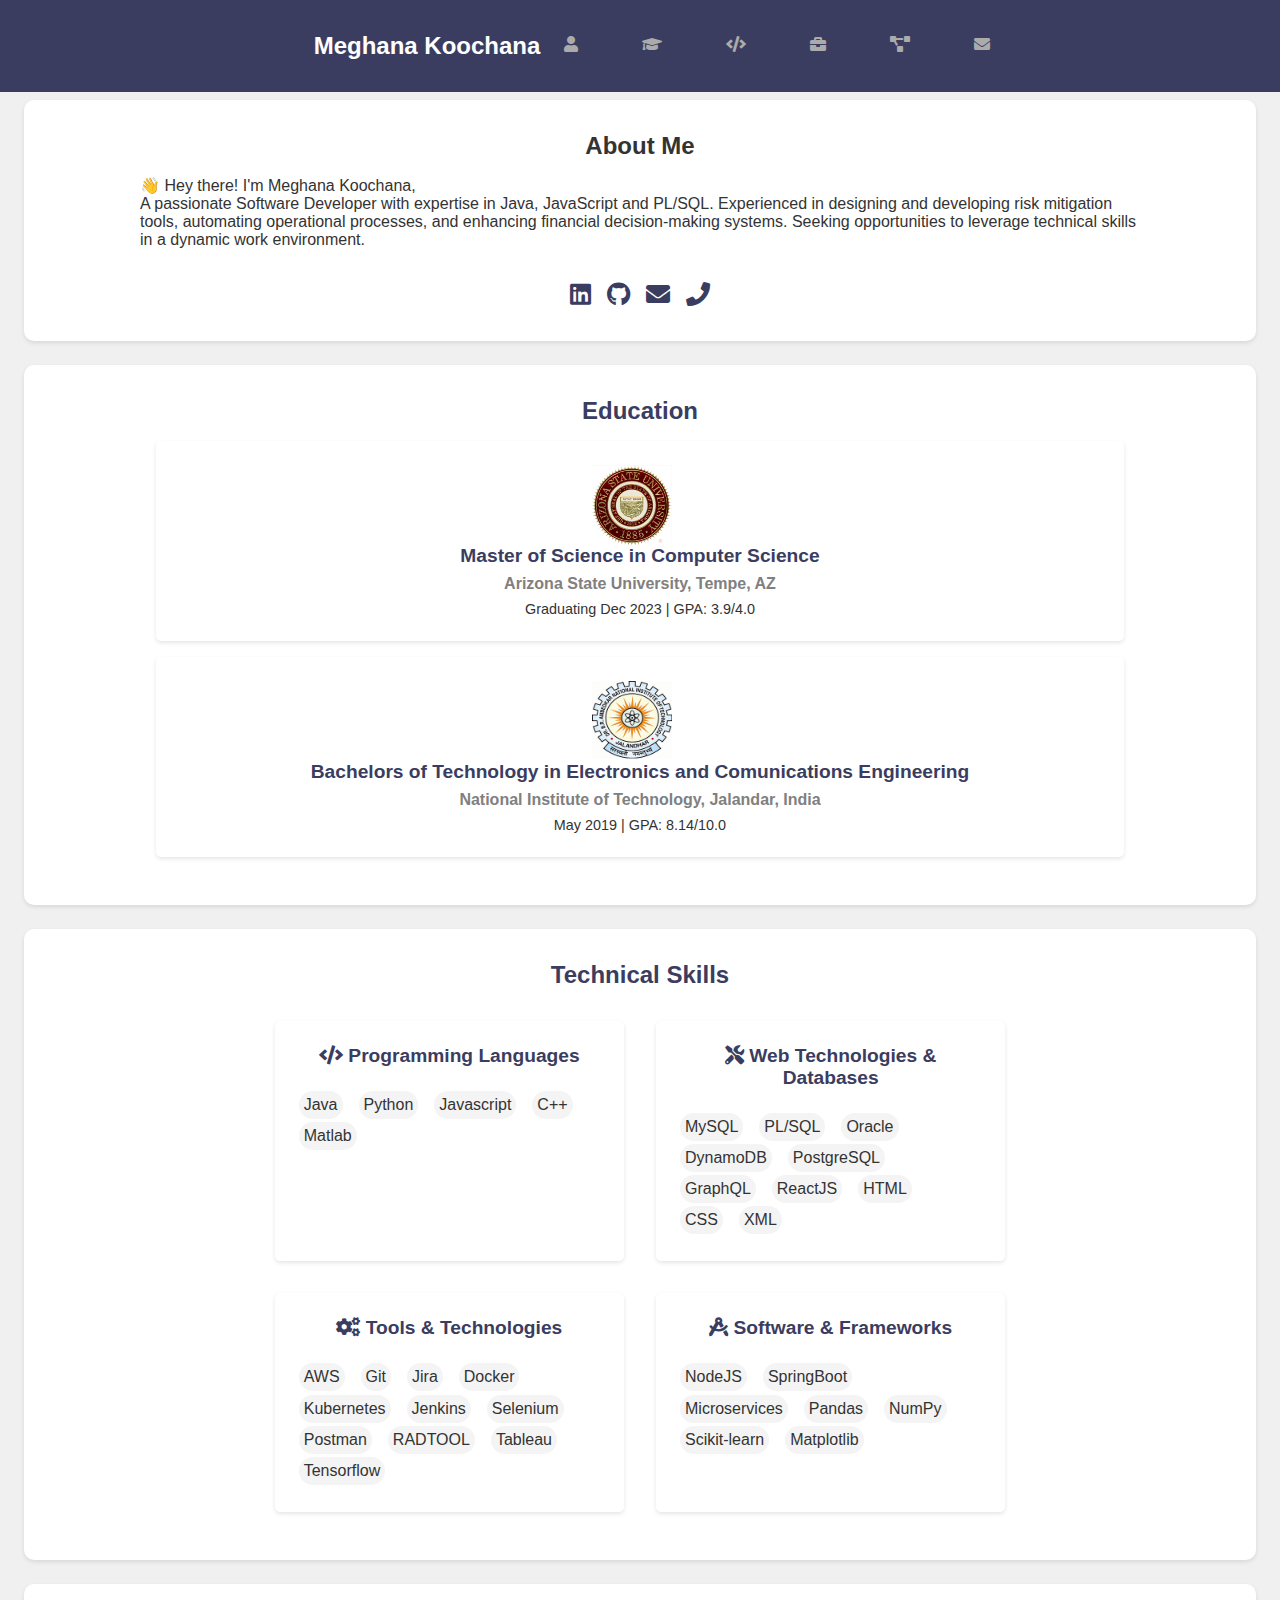
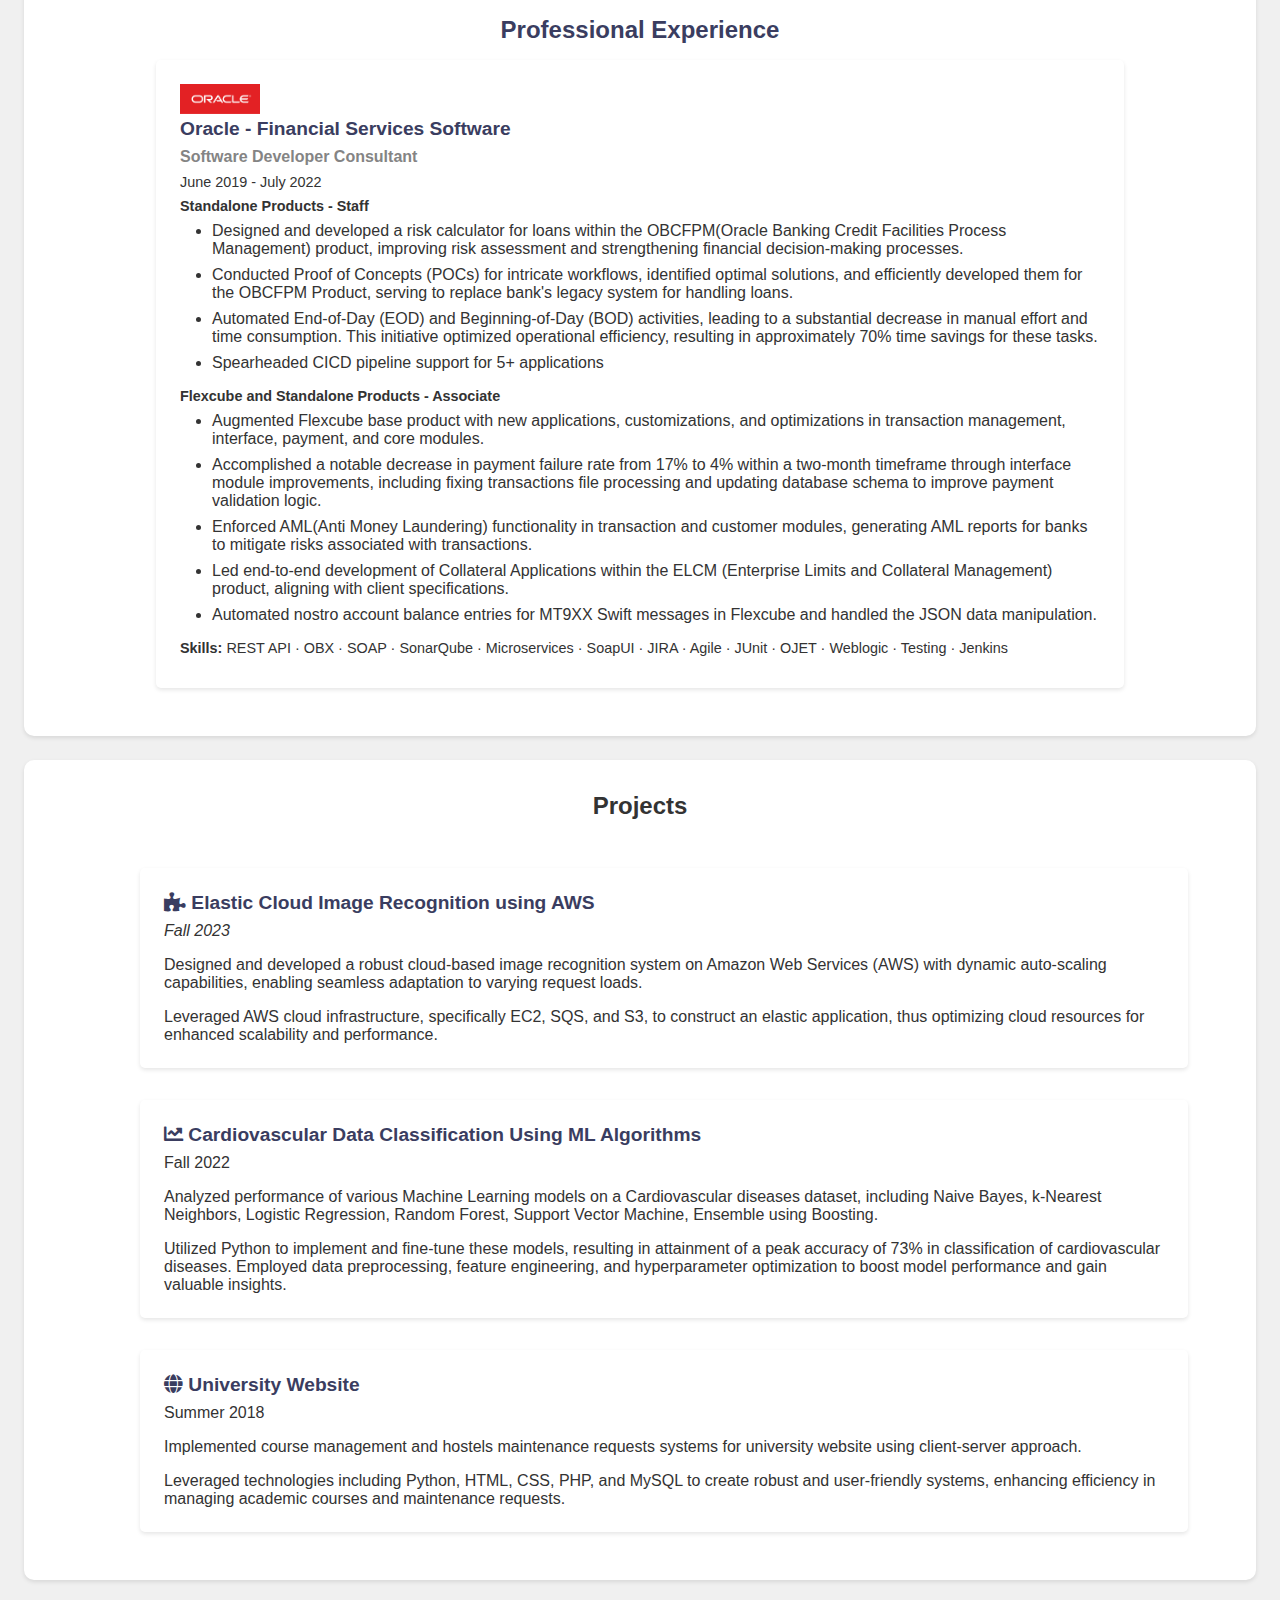
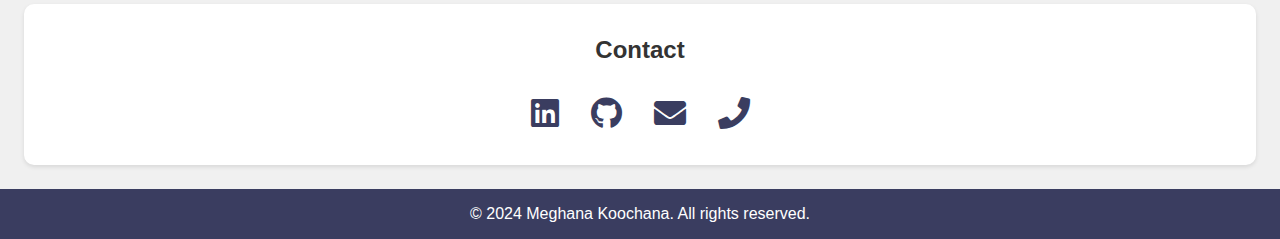
<file: index.html>
<!DOCTYPE html>
<html lang="en">
<head>
    <meta charset="UTF-8">
    <meta name="viewport" content="width=device-width, initial-scale=1.0">
    <link rel="stylesheet" href="styles.css">
    <link rel="stylesheet" href="https://cdnjs.cloudflare.com/ajax/libs/font-awesome/5.15.3/css/all.min.css">
    <title>Meghana Koochana Portfolio</title>
</head>
<body>
    <header>
        <div class="header-left">
            <h1> Meghana Koochana </h1>
        </div>
        <div class="header-right">
            <nav>
                <ul>
                    <li><a href="#about" title="About Me"><i class="fas fa-user"></i></a></li>
                    <li><a href="#education" title="Education"><i class="fas fa-graduation-cap"></i></a></li>
                    <li><a href="#skills" title="Technical Skills"><i class="fas fa-code"></i></a></li>
                    <li><a href="#experience" title="Professional Experience"><i class="fas fa-briefcase"></i></a></li>
                    <li><a href="#projects" title="Projects"><i class="fas fa-project-diagram"></i></a></li>
                    <li><a href="#contact" title="Contact"><i class="fas fa-envelope"></i></a></li>
                </ul>
            </nav>
        </div>
    </header>
    

    <div id="body_content" class="body_content">
        <section id="about" class="section">
            <div class="content">
                <h1>About Me</h1>
                <p class="intro"> 👋 Hey there! I'm Meghana Koochana,
                <p>A passionate Software Developer with expertise in Java, JavaScript and PL/SQL. Experienced in designing and developing risk mitigation tools, automating operational processes, and enhancing financial decision-making systems. Seeking opportunities to leverage technical skills in a dynamic work environment.</p>
            </div>

            <div class="contact-icons-small">
                <a href="https://www.linkedin.com/in/meghana-koochana-55908b158/" target="_blank" rel="noopener noreferrer">
                    <i class="fab fa-linkedin"></i>
                </a>
                <a href="https://github.com/mkoochan126/" target="_blank" rel="noopener noreferrer">
                    <i class="fab fa-github"></i>
                </a>
                <a href="mailto:mkoochan@asu.com" target="_blank">
                    <i class="fas fa-envelope"></i>
                </a>
                <a href="tel:+15713543281" target="_blank">
                    <i class="fas fa-phone"></i>
                </a>
            </div>
        </section>

                


        <section id="education" class="section">
            <div class="content">
                <h1>Education</h1>
                <div class="education-item">
                    <img src="asu_edu.png" alt="ASU Logo">
                    <h2>Master of Science in Computer Science</h2>
                    <p class="school">Arizona State University, Tempe, AZ</p>
                    <p class="details">Graduating Dec 2023 | GPA: 3.9/4.0</p>
                </div>
                <div class="education-item">
                    <img src="nitj.png" alt="NIT Logo">
                    <h2>Bachelors of Technology in Electronics and Comunications Engineering</h2>
                    <p class="school">National Institute of Technology, Jalandar, India</p>
                    <p class="details">May 2019 | GPA: 8.14/10.0</p>
                </div>
            </div>
        </section>

        
        <section id="skills" class="section">
            <div class="content">
                <h1>Technical Skills</h1>
                <div class="skills-list">
                    <div class="skill">
                        
                        <h2> <i class="fas fa-code"></i>  Programming Languages</h2>
                        <ul class="horizontal-list">
                            <li>Java</li>
                            <li>Python</li>
                            <li>Javascript</li>
                            <li>C++</li>
                            <li>Matlab</li>
                        </ul>
                    </div>
                    <div class="skill">
                        <h2> <i class="fas fa-tools"></i>  Web Technologies & Databases</h2>
                        <ul class="horizontal-list">
                            <li>MySQL</li>
                            <li>PL/SQL</li>
                            <li>Oracle</li>
                            <li>DynamoDB</li>
                            <li>PostgreSQL</li>
                            <li>GraphQL</li>
                            <li>ReactJS</li>
                            <li>HTML</li>
                            <li>CSS</li>
                            <li>XML</li>
                        </ul>
                    </div>
                    <div class="skill">
                        <h2> <i class="fas fa-cogs"></i>  Tools & Technologies</h2>
                        <ul class="horizontal-list">
                            <li>AWS</li>
                            <li>Git</li>
                            <li>Jira</li>
                            <li>Docker</li>
                            <li>Kubernetes</li>
                            <li>Jenkins</li>
                            <li>Selenium</li>
                            <li>Postman</li>
                            <li>RADTOOL</li>
                            <li>Tableau</li>
                            <li>Tensorflow</li>
                        </ul>
                    </div>
                    <div class="skill">
                        <h2> <i class="fas fa-drafting-compass"></i> Software & Frameworks</h2>
                        <ul class="horizontal-list">
                            <li>NodeJS</li>
                            <li>SpringBoot</li>
                            <li>Microservices</li>
                            <li>Pandas</li>
                            <li>NumPy</li>
                            <li>Scikit-learn</li>
                            <li>Matplotlib</li>
                        </ul>
                    </div>
                </div>
            </div>
        </section>

        <section id="experience" class="section">
            <div class="content">
                <h1>Professional Experience</h1>
                <div class="experience-item">
                    <div class="experience-header">
                        <img src="oracle.png" alt="Samsung Logo">
                        <div class="experience-details">
                            <h2>Oracle - Financial Services Software</h2>
                            <p class="position">Software Developer Consultant</p>
                            <p class="dates">June 2019 - July 2022</p>
                        </div>
                    </div>
                    <div class="experience-description">
                        <p class="tech-stack"><b>Standalone Products - Staff</b></p>
                        <ul>
                            <li>Designed and developed a risk calculator for loans within the OBCFPM(Oracle Banking Credit Facilities Process Management) product, improving risk assessment and strengthening financial decision-making processes.</li>
                            <li>Conducted Proof of Concepts (POCs) for intricate workflows, identified optimal solutions, and efficiently developed them for the OBCFPM Product, serving to replace bank's legacy system for handling loans.</li>
                            <li>Automated End-of-Day (EOD) and Beginning-of-Day (BOD) activities, leading to a substantial decrease in manual effort and time consumption. This initiative optimized operational efficiency, resulting in approximately 70% time savings for these tasks.</li>
                            <li>Spearheaded CICD pipeline support for 5+ applications</li>
                        </ul>
                    </div>
                    <div class="experience-description">
                        <p class="tech-stack"><b>Flexcube and Standalone Products - Associate</b></p>
                        <ul>
                            <li>Augmented Flexcube base product with new applications, customizations, and optimizations in transaction management, interface, payment, and core modules.</li>
                            <li>Accomplished a notable decrease in payment failure rate from 17% to 4% within a two-month timeframe through interface module improvements, including fixing transactions file processing and updating database schema to improve payment validation logic.</li>
                            <li>Enforced AML(Anti Money Laundering) functionality in transaction and customer modules, generating AML reports for banks to mitigate risks associated with transactions.</li>
                            <li>Led end-to-end development of Collateral Applications within the ELCM (Enterprise Limits and Collateral Management) product, aligning with client specifications.</li>
                            <li>Automated nostro account balance entries for MT9XX Swift messages in Flexcube and handled the JSON data manipulation.</li>
                        </ul>
                    </div>
                    <div class="experience-description">
                        <p class="tech-stack"><b>Skills:</b> REST API · OBX · SOAP · SonarQube · Microservices · SoapUI · JIRA · Agile · JUnit · OJET · Weblogic · Testing · Jenkins</p>
                    </div>
                </div>

            </div>
        </section>
        
        <section id="projects" class="section">
            <div class="content">
                <h1>Projects</h1>
                <div class="widget-block">
                    <div class="widget">
                        <h2><i class="fas fa-puzzle-piece"></i>  Elastic Cloud Image Recognition using AWS</h2>
                        <i>Fall 2023</i>
                        <p class="project-description">Designed and developed a robust cloud-based image recognition system on Amazon Web Services (AWS) with dynamic auto-scaling capabilities, enabling seamless adaptation to varying request loads.</p>
                        <p class="project-description">Leveraged AWS cloud infrastructure, specifically EC2, SQS, and S3, to construct an elastic application, thus optimizing cloud resources for enhanced scalability and performance.</p>
                    </div>
                    <div class="widget">
                        <h2><i class="fas fa-chart-line"></i>  Cardiovascular Data Classification Using ML Algorithms</h2>
                        <p>Fall 2022</p>
                        <p class="project-description">Analyzed performance of various Machine Learning models on a Cardiovascular diseases dataset, including Naive Bayes, k-Nearest Neighbors, Logistic Regression, Random Forest, Support Vector Machine, Ensemble using Boosting.</p>
                        <p class="project-description">Utilized Python to implement and fine-tune these models, resulting in attainment of a peak accuracy of 73% in classification of cardiovascular diseases. Employed data preprocessing, feature engineering, and hyperparameter optimization to boost model performance and gain valuable insights.</p>
                    </div>
                    <div class="widget">
                        <h2><i class="fas fa-globe"></i> University Website </h2>
                        <p>Summer 2018</p>
                        <p class="project-description">Implemented course management and hostels maintenance requests systems for university website using client-server approach.</p>
                        <p class="project-description">Leveraged technologies including Python, HTML, CSS, PHP, and MySQL to create robust and user-friendly systems, enhancing efficiency in managing academic courses and maintenance requests.</p>
                    </div>
                    <!-- Add more project widgets with icons and descriptions as needed -->
                </div>
            </div>
        </section>

        <section id="contact" class="section">
            <div class="content">
                <h1>Contact</h1>

                <!-- <form id="contact-form" class="contact-form">
                    <label for="name">Name*</label>
                    <input type="text" id="name" name="name" required>
                    
                    <label for="email">Email*</label>
                    <input type="email" id="email" name="_replyto" required>
                    
                    <label for="message">Message*</label>
                    <textarea id="message" name="message" rows="4" required></textarea>
                    
                    <button type="submit">Send Message</button>
                </form> -->

                <div class="contact-icons">
                    <a href="https://www.linkedin.com/in/meghana-koochana-55908b158/" target="_blank" rel="noopener noreferrer">
                        <i class="fab fa-linkedin"></i>
                    </a>
                    <a href="https://github.com/mkoochan126/" target="_blank" rel="noopener noreferrer">
                        <i class="fab fa-github"></i>
                    </a>
                    <a href="mailto:mkoochan@asu.com" target="_blank">
                        <i class="fas fa-envelope"></i>
                    </a>
                    <a href="tel:+15713543281" target="_blank">
                        <i class="fas fa-phone"></i>
                    </a>
                </div>
            </div>
        </section>
        
        <footer>
            <p>&copy; 2024 Meghana Koochana. All rights reserved.</p>
        </footer>
    </div>

    <script>
        const header = document.getElementById('header');
        const headerHeight = header.offsetHeight;
        
        // Update a CSS custom property with the header height
        document.documentElement.style.setProperty('--header-height', headerHeight + 'px');
    </script>
    <script src="script.js"></script>
    <script src="https://cdn.emailjs.com/dist/email.min.js"></script>
    <script>
        emailjs.init("mkoochan@asu.edu");
        document.getElementById("contact-form").onsubmit = function(event) {
        event.preventDefault();

        const form = event.target;
        const data = new FormData(form);

        emailjs.sendForm("ervice_v7t9e4c", "template_eve42pj", data)
            .then(function(response) {
                console.log("Email sent:", response);
                alert("Email sent successfully!");
            }, function(error) {
                console.error("Email failed to send:", error);
                alert("Email failed to send.");
            });

        form.reset();
    };
    </script>
</body>
</html>
</file>
<file: styles.css>
/* Reset some default styles */
body, h1, h2, p, ul, li {
    margin: 0;
    padding: 0;
}

/* Color Palette */
:root {
    --primary-color: #3a3d60; /* Blue */
    --secondary-color: #848484; /* Red */
    --background-color: #f0f0f0; /* Light Gray */
    --text-color: #333; /* Dark Gray */
    --widget-color: #ffffff; /* White */
}

/* Basic styling */
body {
    font-family: 'Arial', sans-serif;
    background-color: var(--background-color);
    color: var(--text-color);
}

header {
    position: fixed;
    top: 0;
    left: 0;
    width: 100%;
    background-color: var(--primary-color);
    color: white;
    padding: 2rem;
    display: flex;
    justify-content: center;
    align-items: center;
    align-self: center;
    z-index: 100;
}

.body_content{
    margin-top: 100px;
}

.header-left h1 {
    font-size: 1.5rem;
    margin: 0;
}

.header-right {
    display: flex;
    align-items: center;
}

nav ul {
    list-style: none;
    display: flex;
    margin: 0;
    padding: 0;
}

nav ul li {
    margin-left: 1.5rem;
}

nav ul li a {
    text-decoration: none;
    color: var(#ffffff);
    font-weight: bold;
    display: flex;
    align-items: center;
    transition: background-color 0.3s ease;
    position: relative;
}

nav ul li a i {
    margin-right: 2.5rem;
    transition: transform 0.3s ease;
    color: rgb(171, 171, 171);
}

nav ul li a:hover i {
    transform: scale(1.4);
    color: white;
}


.details {
    color: var(--text-color);
    font-size: 0.9rem;
}

.section {
    background-color: var(--widget-color);
    padding: 2rem;
    margin: 1.5rem;
    border-radius: 10px;
    box-shadow: 0 2px 4px rgba(0, 0, 0, 0.1);
}

.section h1 {
    font-size: 1.5rem;
    margin-bottom: 1rem;
    text-align: center;
}

.content {
    max-width: 1000px;
    margin: 0 auto;
}




/* Styles for Education section */
#education .content {
    text-align: center;
}

#education h1 {
    color: var(--primary-color);
    margin-bottom: 1rem;
}

.education-item {
    background-color: var(--widget-color);
    padding: 1.5rem;
    margin: 1rem;
    border-radius: 5px;
    box-shadow: 0 2px 4px rgba(0, 0, 0, 0.1);
    display: flex;
    align-items: center; /* Center content vertically */
    flex-direction: column;
}

.education-item img {
    max-width: 80px;
    margin-right: 1rem;
}


.education-item h2 {
    font-size: 1.2rem;
    color: var(--primary-color);
    margin-bottom: 0.5rem;
}

.school {
    color: grey;
    font-weight: bold;
    margin-bottom: 0.5rem;
}

/* Styles for Technical Skills section */
#skills .content {
    text-align: center;
}

#skills h1 {
    color: var(--primary-color);
    margin-bottom: 1rem;
}

#skills h2 {
    color: var(--primary-color);
    margin-bottom: 1.5rem;
}

.skills-list {
    display: flex;
    flex-wrap: wrap;
    justify-content: center;
    margin-top: 1rem;
}

.skill {
    background-color: var(--widget-color);
    padding: 1.5rem;
    margin: 1rem;
    border-radius: 5px;
    box-shadow: 0 2px 4px rgba(0, 0, 0, 0.1);
    width: calc(50% - 2rem);
}

.skill h2 {
    font-size: 1.2rem;
    color: var(--primary-color);
    margin-bottom: 0.5rem;
}

ul {
    list-style: none;
    padding: 0;
    margin: 0;
}

li {
    color: var(--text-color);
    margin-bottom: 0.2rem;
}

/* Additional styling for larger screens */
@media screen and (min-width: 768px) {
    .skills-list {
        width: 100%;
    }

    .skill {
        width: calc(33.33% - 2rem);
    }
}

/* Additional styling for horizontal lists */
.horizontal-list {
    display: flex;
    flex-wrap: wrap;
    justify-content: flex-start;
    align-items: center;
    margin-top: 0.5rem;
}

.horizontal-list li {
    color: var(--text-color);
    background-color: rgb(244, 244, 244);
    margin-right: 1rem;
    padding: 5px;
    border-radius: 50px;
}

.horizontal-list li:last-child {
    margin-right: 0;
}

/* Styles for Professional Experience section */
#experience .content {
    text-align: center;
}

#experience h1 {
    color: var(--primary-color);
    margin-bottom: 1rem;
    text-align: center;
}

.experience-item {
    text-align: left;
    background-color: var(--widget-color);
    padding: 1.5rem;
    margin: 1rem;
    border-radius: 5px;
    box-shadow: 0 2px 4px rgba(0, 0, 0, 0.1);
}

.experience-item img {
    max-width: 80px;
    margin-right: 1rem;
}

.experience-item h2 {
    font-size: 1.2rem;
    color: var(--primary-color);
    margin-bottom: 0.5rem;
}

.experience-details {
    flex: 1;
}
.experience-description ul {
    list-style-type: disc;
    margin-left: 2rem;
    margin-bottom: 1rem;
    margin-top: 0.5rem;
}
.experience-description li {
    margin-bottom: 0.5rem;
}

.position {
    color: var(--secondary-color);
    font-weight: bold;
    margin-bottom: 0.5rem;
}

.dates {
    color: var(--text-color);
    font-size: 0.9rem;
    margin-bottom: 0.5rem;
}

.tech-stack {
    color: var(--text-color);
    font-size: 0.9rem;
    margin-bottom: 0.5rem;
}

.description {
    color: var(--text-color);
    margin-bottom: 0;
}


/* Styles for Contact section */
#contact .content {
    text-align: center;
}

.contact-icons {
    display: flex;
    justify-content: center;
    align-items: center; /* Align vertically */
    margin-top: 2rem;
}

.contact-icons a {
    color: var(--primary-color);
    font-size: 2rem;
    margin: 0 1rem;
    transition: color 0.3s ease;
}

.contact-icons a:hover {
    color: var(--secondary-color);
    transform: scale(1.3);
}


.contact-icons-small {
    display: flex;
    justify-content: center;
    align-items: center; /* Align vertically */
    margin-top: 2rem;
}

.contact-icons-small a {
    color: var(--primary-color);
    font-size: 1.5rem;
    margin: 0 0.5rem;
    transition: color 0.3s ease;
}

.contact-icons-small a:hover {
    color: var(--secondary-color);
    transform: scale(1.3);
}

#projects .content{
    text-align: center;
}

#projects .content .widget-block{
    text-align: left;
}
.project-description{
    margin-top: 1rem;
}

footer {
    text-align: center;
    padding: 1rem;
    background-color: var(--primary-color);
    color: white;
}

.widget-block {
    display: flex;
    flex-wrap: wrap;
    justify-content: space-between;
    margin-top: 2rem;
}

.widget {
    background-color: var(--widget-color);
    padding: 1.5rem;
    margin: 1rem;
    border-radius: 5px;
    width: calc(33.33% - 2rem);
    box-shadow: 0 2px 4px rgba(0, 0, 0, 0.1);
}

.widget h2 {
    font-size: 1.2rem;
    margin-bottom: 0.5rem;
    color: var(--primary-color);
}

/* Styles for Projects section */
.widget-block {
    display: flex;
    flex-direction: column; /* Set to vertical layout */
    align-items: center; /* Center items horizontally */
    margin-top: 2rem;
}

.widget {
    background-color: var(--widget-color);
    padding: 1.5rem;
    margin: 1rem 0; /* Adjust margin for vertical layout */
    border-radius: 5px;
    width: 100%; /* Full width */
    box-shadow: 0 2px 4px rgba(0, 0, 0, 0.1);
}


    
.contact-form {
    display: flex;
    flex-direction: column;
    max-width: 50%;
    margin: 0 auto;
}

.contact-form label {
    font-size: 1rem;
    margin-bottom: 0.5rem;
}

.contact-form input,
.contact-form textarea {
    padding: 1rem;
    border: 1px solid #ccc;
    border-radius: 5px;
    font-size: 1rem;
    margin-bottom: 1rem;
}

.contact-form button {
    background-color: var(--primary-color);
    color: white;
    padding: 1rem;
    border: none;
    border-radius: 5px;
    cursor: pointer;
    font-size: 1rem;
    transition: background-color 0.3s ease;
    margin-left: 2rem;
}

.contact-form button:hover {
    background-color: var(--secondary-color);
}

/* Additional styling for a more visually appealing form */
.contact-form input,
.contact-form textarea {
    width: 100%;
    background-color: #f8f8f8;
    transition: border-color 0.3s ease;
}

.contact-form input:focus,
.contact-form textarea:focus {
    border-color: var(--primary-color);
}

.contact-form button:hover {
    transform: scale(1.05);
}

/* Existing CSS code */

/* Mobile styles */
@media screen and (max-width: 768px) {
    header {
        position: relative;
        font-size : 2rem;
    }

    .header-right{
        display: none;
    }

    .header-container {
        flex-direction: column;
        align-items: center;
    }

    .header-left h1 {
        font-size: 1.2rem;
    }

    .header-right {
        margin-top: 1rem;
    }

    .body_content{
        margin-top: 0px;
    }

    nav ul {
        flex-direction: row;
        align-items: center;
        margin-top: 0rem;
    }

    nav ul li {
        margin: 0.5rem 0;
    }

    .section {
        padding: 1rem;
        margin: 1rem;
    }

    .content {
        max-width: 100%;
        padding: 0 1rem;
    }

    .skills-list {
        flex-direction: column;
        align-items: center;
    }

    .skill {
        width: 80%;
        margin: 0.5rem;
    }

    .horizontal-list {
        justify-content: center;
    }

    .experience-item {
        flex-direction: column;
    }

    .experience-item img {
        max-width: 60px;
        margin-right: 0;
        margin-bottom: 0.5rem;
    }

    .experience-item h2 {
        font-size: 1rem;
    }

    .experience-details {
        text-align: center;
    }

    .description {
        text-align: center;
    }

    .widget {
        width: 90%;
        margin: 1rem auto;
    }

    .contact-icons {
        flex-direction: column;
        align-items: center;
    }
    
    .contact-icons a {
        margin: 0.5rem 0;
    }
    
}
</file>
